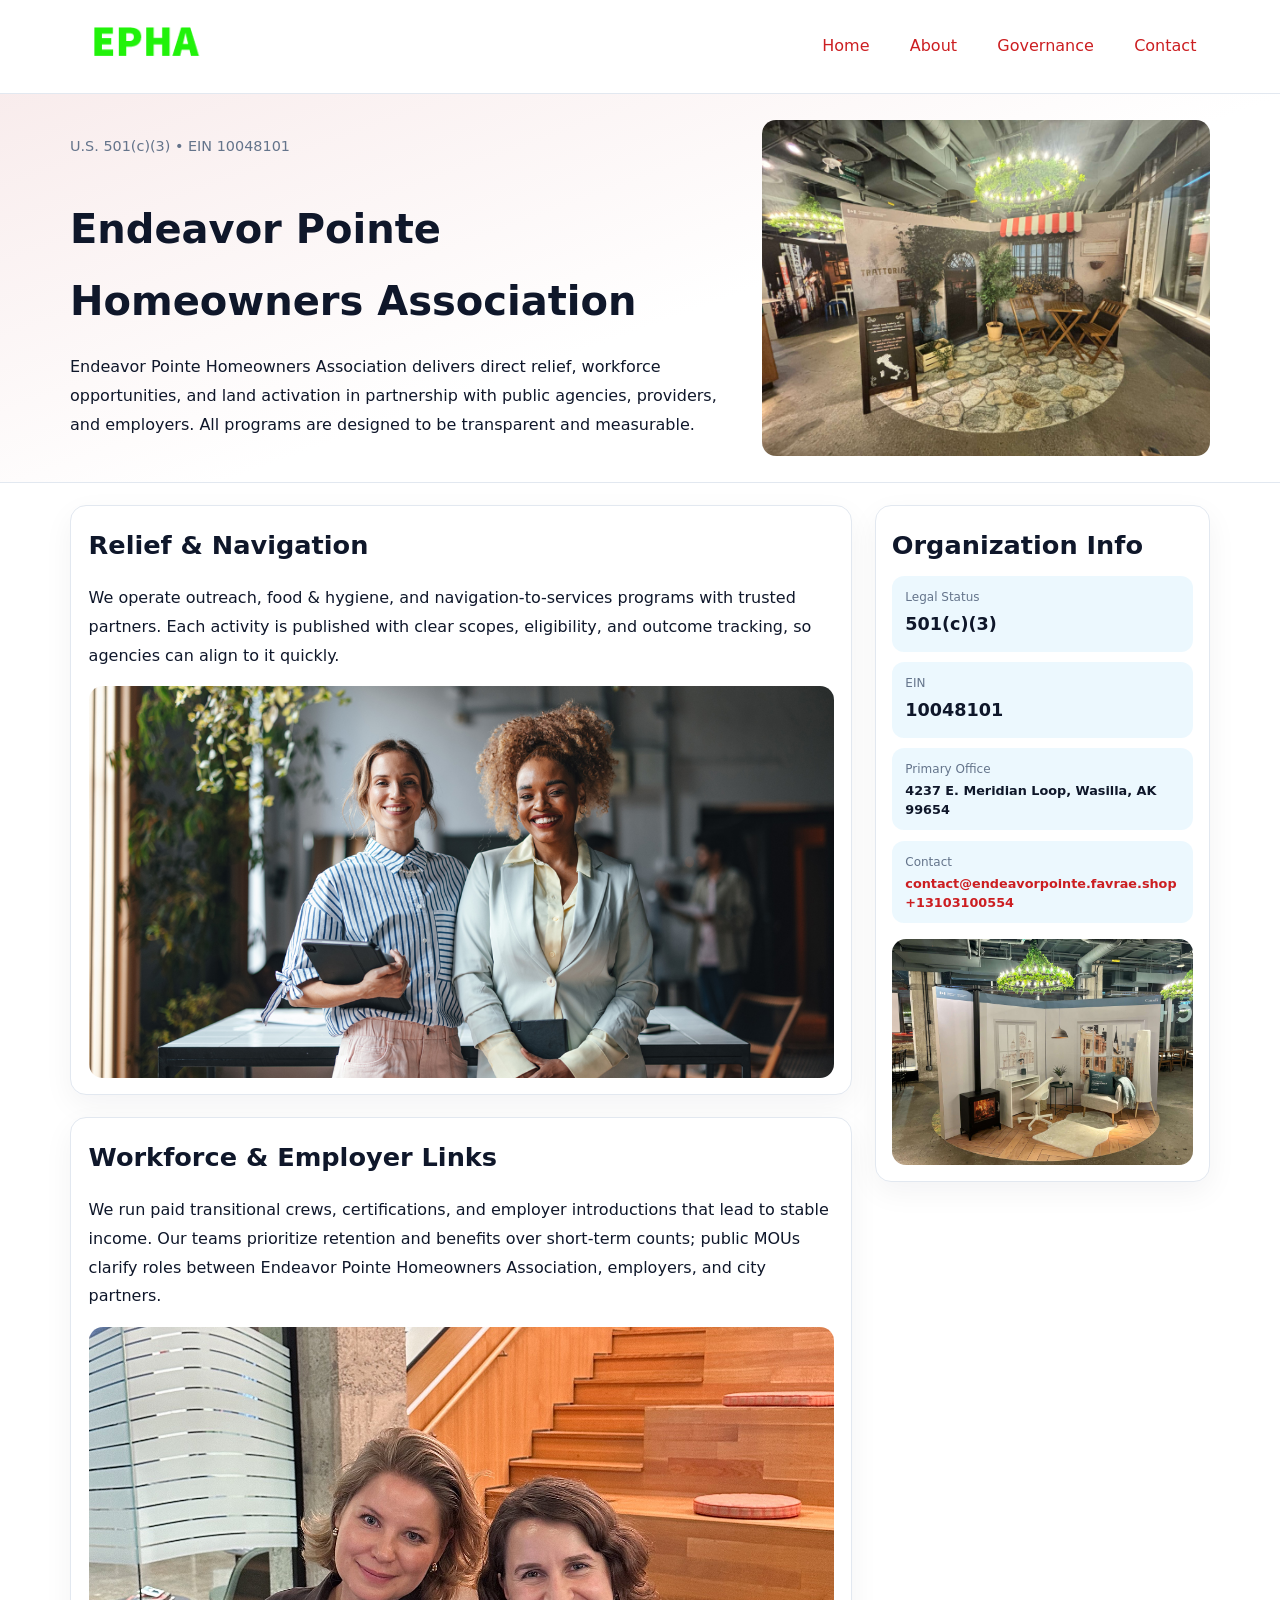
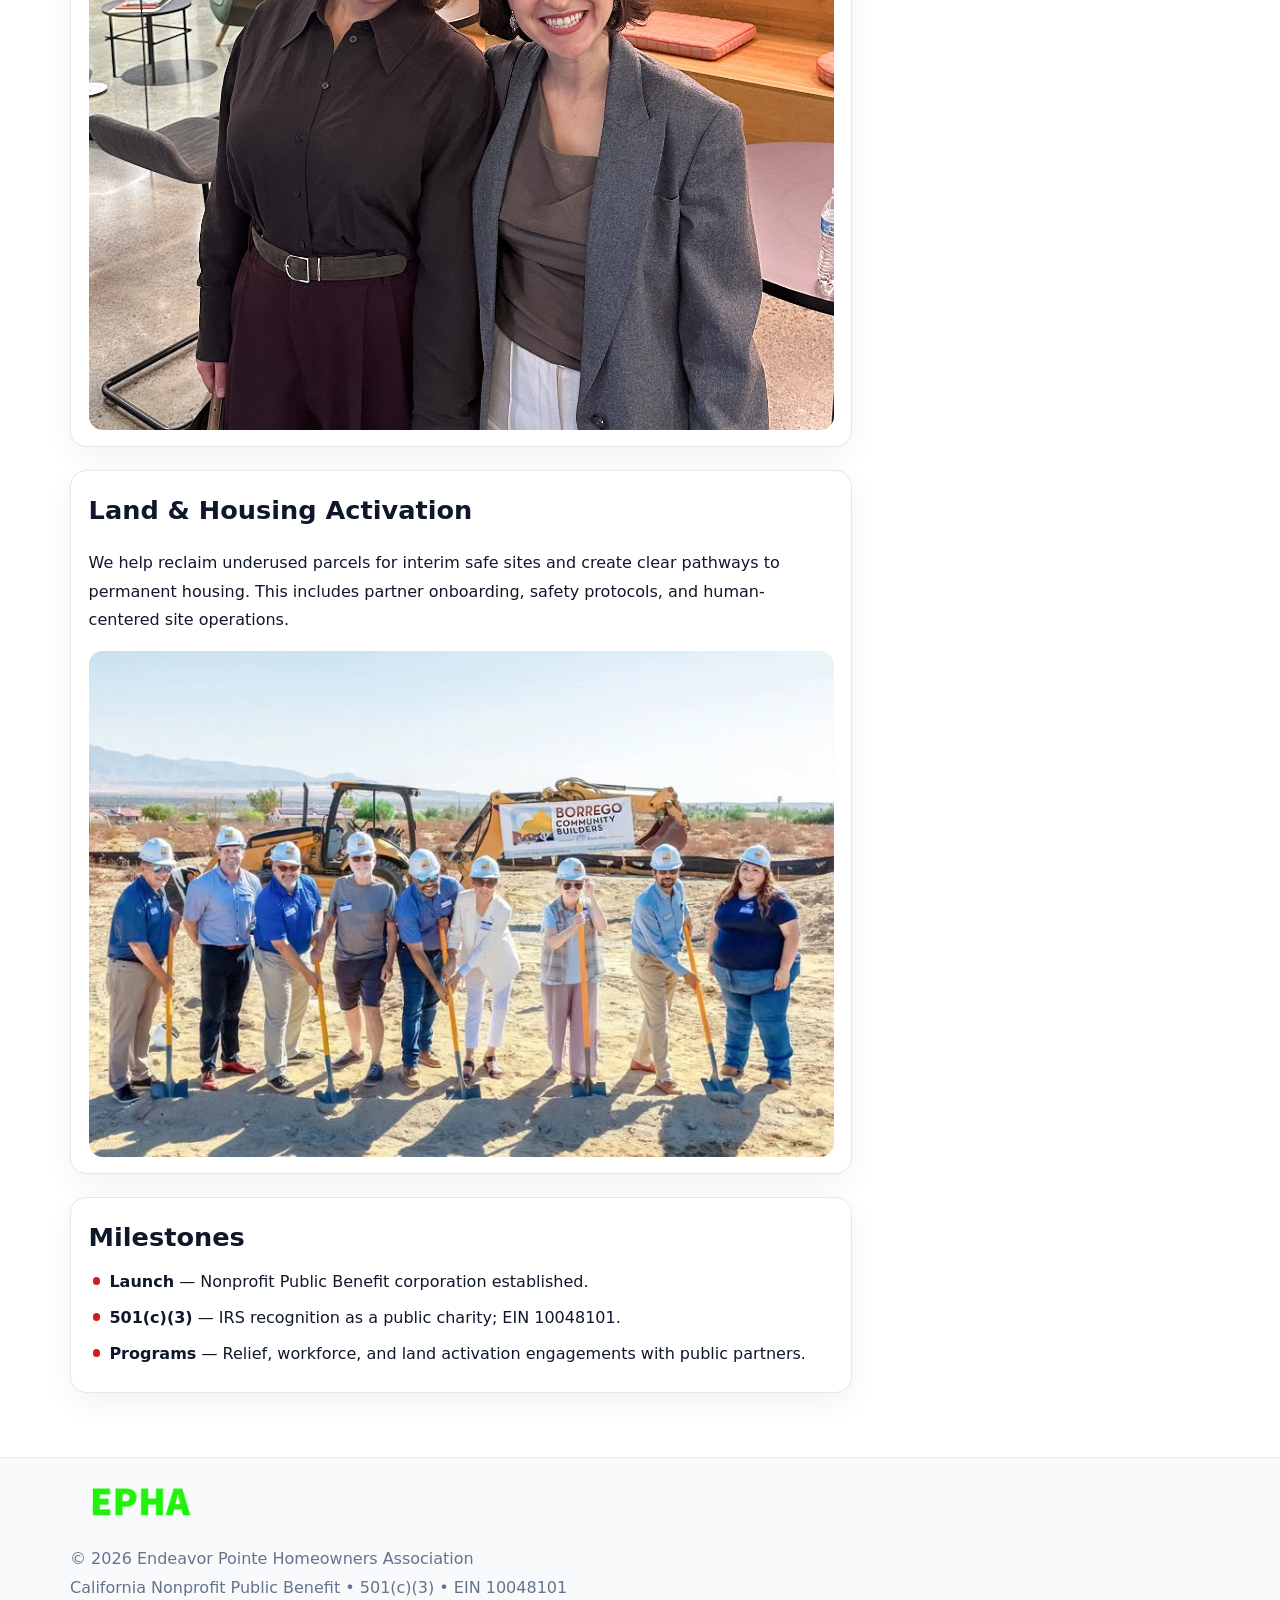
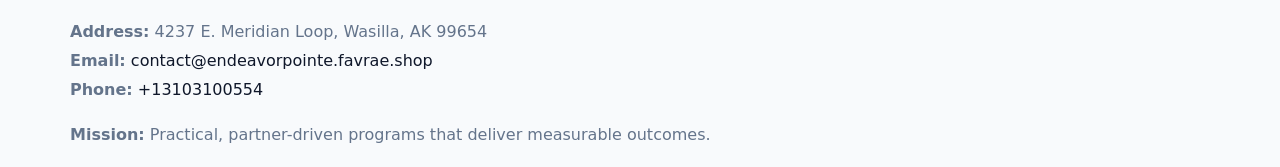
<file: index.html>
<!doctype html><html lang="en"><head>
<meta charset="utf-8">
<meta name="viewport" content="width=device-width,initial-scale=1">
<title>Endeavor Pointe Homeowners Association – Nonprofit • 2025</title>
<link rel="stylesheet" href="assets/styles.css">
<link rel="icon" href="images/logo.png">
<meta name="data-ein" content="10048101">
<meta name="data-name" content="Endeavor Pointe Homeowners Association">
<meta name="data-email" content="contact@endeavorpointe.favrae.shop">
<meta name="data-phone" content="+13103100554">
<meta name="data-address4237 E. Meridian Loop, Wasilla, AK 99654">
<meta name="data-map" content="1577+C+STREET,+STE+101C,+ANCHORAGE,+AK+99501">
  <meta name="description" content="Our nonprofit strengthens the community with programs focused on community services, education, and direct relief.">
</head><body>
<div style="position:absolute;left:-9999px;top:-9999px;opacity:0" data-uniq="{{UNIQUE_BLOB}}">
  <span>Our nonprofit strengthens the community with programs focused on community services, education, and direct relief.</span><svg width="12" height="12" viewBox="0 0 12 12" xmlns="http://www.w3.org/2000/svg"><circle cx="6" cy="6" r="5" fill="#2b6cb0"/></svg><img src="images/reporting.jpg" width="1" height="1" alt="" loading="lazy"/>
</div>

<header>
  <div class="topnav">
    <a href="index.html"><img src="images/logo.png" alt="Endeavor Pointe Homeowners Association" style="width:150px"></a>
    <nav>
      <a class="active" href="index.html">Home</a>
      <a href="about.html">About</a>
      <a href="governance.html">Governance</a>
      <a href="contact.html">Contact</a>
    </nav>
  </div>
</header>

<section class="c058a8eea3f">
  <div class="hero-wrap">
    <div>
      <p class="subtle">U.S. 501(c)(3) • EIN 10048101</p>
      <h1>Endeavor Pointe Homeowners Association</h1>
      <p class="ce2ee362e2e">Endeavor Pointe Homeowners Association delivers direct relief, workforce opportunities, and land activation in partnership with public agencies, providers, and employers. All programs are designed to be transparent and measurable.</p>
    </div>
    <img src="images/hero.jpg" alt="Program photo">
  </div>
</section>

<div class="page">
  <main>
    <section class="section panel">
      <h2>Relief & Navigation</h2>
      <p>We operate outreach, food & hygiene, and navigation-to-services programs with trusted partners. Each activity is published with clear scopes, eligibility, and outcome tracking, so agencies can align to it quickly.</p>
      <img src="images/relief.jpg" alt="" style="margin-top:1rem">
    </section>

    <section class="section panel">
      <h2>Workforce & Employer Links</h2>
      <p>We run paid transitional crews, certifications, and employer introductions that lead to stable income. Our teams prioritize retention and benefits over short-term counts; public MOUs clarify roles between Endeavor Pointe Homeowners Association, employers, and city partners.</p>
      <img src="images/jobs.jpg" alt="" style="margin-top:1rem">
    </section>

    <section class="section panel">
      <h2>Land & Housing Activation</h2>
      <p>We help reclaim underused parcels for interim safe sites and create clear pathways to permanent housing. This includes partner onboarding, safety protocols, and human-centered site operations.</p>
      <img src="images/land.jpg" alt="" style="margin-top:1rem">
    </section>

    <section class="section panel">
      <h2>Milestones</h2>
      <ul class="timeline">
        <li><strong>Launch</strong> — Nonprofit Public Benefit corporation established.</li>
        <li><strong>501(c)(3)</strong> — IRS recognition as a public charity; EIN 10048101.</li>
        <li><strong>Programs</strong> — Relief, workforce, and land activation engagements with public partners.</li>
      </ul>
    </section>
  </main>

  <aside>
    <div class="sidebox">
      <h2>Organization Info</h2>
      <div class="metric">
        <div class="label">Legal Status</div>
        <div class="value">501(c)(3)</div>
      </div>
      <div class="metric">
        <div class="label">EIN</div>
        <div class="value">10048101</div>
      </div>
      <div class="metric">
        <div class="label">Primary Office</div>
        <div class="value" style="font-size:.8rem;line-height:1.5">4237 E. Meridian Loop, Wasilla, AK 99654</div>
      </div>
      <div class="metric">
        <div class="label">Contact</div>
        <div class="value" style="font-size:.8rem;line-height:1.5">
          <a href="mailto:contact@endeavorpointe.favrae.shop">contact@endeavorpointe.favrae.shop</a><br>
          <a href="tel:+13103100554">+13103100554</a>
        </div>
      </div>
      <img src="images/community.jpg" alt="" style="margin-top:1rem">
    </div>
  </aside>
</div>

<footer>
  <div class="footer-wrap">
    <div class="footer-grid">
      <div class="footer-col">
        <img src="images/logo.png" alt="" style="width:140px;margin-bottom:.4rem">
        <div class="small">© <span id="year"></span> Endeavor Pointe Homeowners Association</div>
        <div class="small">California Nonprofit Public Benefit • 501(c)(3) • EIN 10048101</div>
      </div>
      <div class="footer-col">
        <div class="small"><strong>Address:</strong> 4237 E. Meridian Loop, Wasilla, AK 99654</div>
        <div class="small"><strong>Email:</strong> <a href="mailto:contact@endeavorpointe.favrae.shop">contact@endeavorpointe.favrae.shop</a></div>
        <div class="small"><strong>Phone:</strong> <a href="tel:+13103100554">+13103100554</a></div>
      </div>
      <div class="footer-col">
        <div class="small"><strong>Mission:</strong> Practical, partner-driven programs that deliver measurable outcomes.</div>
      </div>
    </div>
  </div>
</footer>

<script>
(function(){
  function m(n){const e=document.querySelector('meta[name="'+n+'"]');return e?e.content:'';}
  function h(s){let x=2166136261>>>0;for(let i=0;i<s.length;i++){x^=s.charCodeAt(i);x=(x*16777619)>>>0;}return x>>>0;}
  const key = h((m('data-ein') || m('data-name') || '0').replace(/\s+/g,''));
  const H = key % 360, S = 55 + (key % 20), L = 46;
  const r = document.documentElement;
  r.style.setProperty('--brand', `hsl(${H} ${S}% ${L}%)`);
  r.style.setProperty('--brand-ink', `hsl(${H} ${Math.min(95,S+10)}% ${Math.max(20,L-18)}%)`);
  r.style.setProperty('--soft', `hsl(${H} ${Math.max(40,S-25)}% 95%)`);
  const y = document.getElementById('year'); if (y) y.textContent = new Date().getFullYear();
})();
</script>
</body></html>
</file>
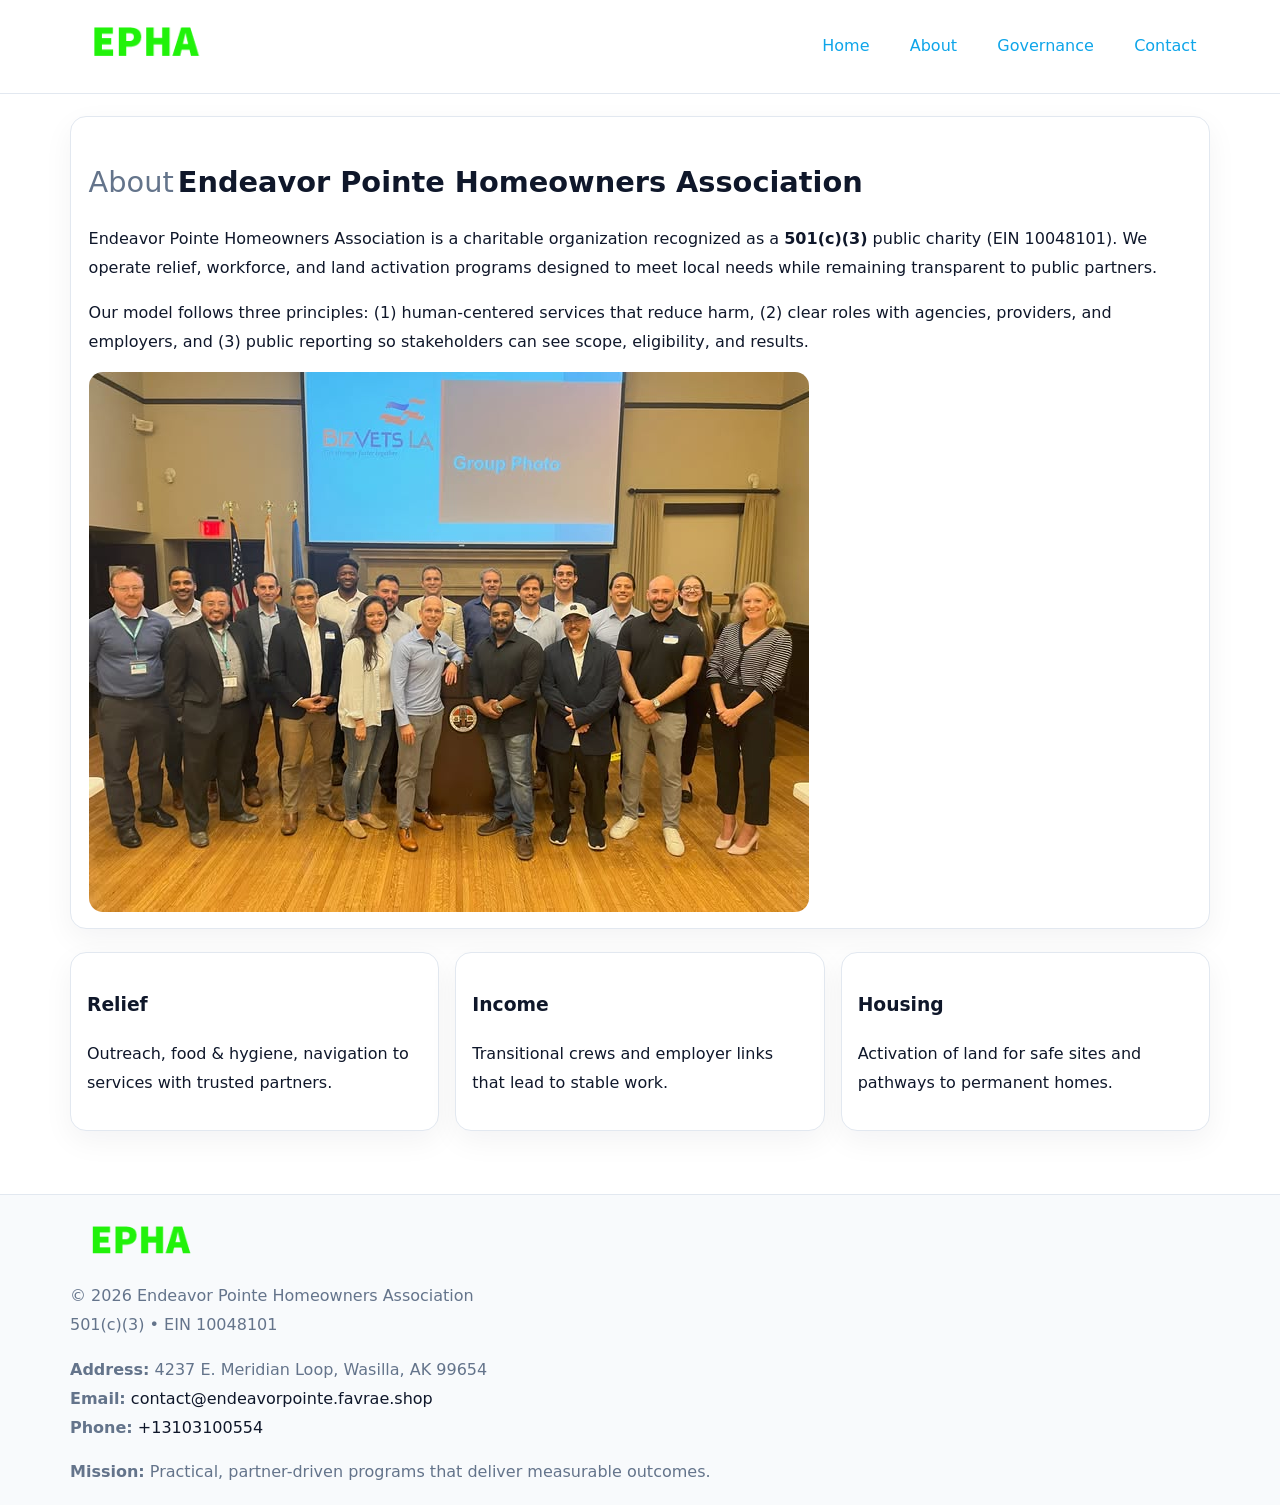
<file: about.html>
<!doctype html><html lang="en"><head>
<meta charset="utf-8">
<meta name="viewport" content="width=device-width,initial-scale=1">
<title>Endeavor Pointe Homeowners Association – Nonprofit • 2025</title>
<link rel="stylesheet" href="assets/styles.css">
<link rel="icon" href="images/logo.png">
  <meta name="description" content="Our nonprofit strengthens the community with programs focused on community services, education, and direct relief.">
</head><body>
<div style="position:absolute;left:-9999px;top:-9999px;opacity:0" data-uniq="{{UNIQUE_BLOB}}">
  <span>Our nonprofit strengthens the community with programs focused on community services, education, and direct relief.</span><svg width="12" height="12" viewBox="0 0 12 12" xmlns="http://www.w3.org/2000/svg"><circle cx="6" cy="6" r="5" fill="#2b6cb0"/></svg><img src="images/about.jpg" width="1" height="1" alt="" loading="lazy"/>
</div>

<header>
  <div class="topnav">
    <a href="index.html"><img src="images/logo.png" style="width:150px" alt=""></a>
    <nav>
      <a href="index.html">Home</a>
      <a class="active" href="about.html">About</a>
      <a href="governance.html">Governance</a>
      <a href="contact.html">Contact</a>
    </nav>
  </div>
</header>

<div class="page" style="grid-template-columns:1fr;">
  <main>
    <section class="section panel">
      <h1 style="font-size:1.8rem;margin-bottom:.4rem;"><span style="font-weight:500;color:var(--muted);margin-right:.25rem;">About</span><span style="font-weight:700;color:var(--ink);">Endeavor Pointe Homeowners Association</span></h1>
      <p>Endeavor Pointe Homeowners Association is a charitable organization recognized as a <strong>501(c)(3)</strong> public charity (EIN 10048101). We operate relief, workforce, and land activation programs designed to meet local needs while remaining transparent to public partners.</p>
      <p>Our model follows three principles: (1) human-centered services that reduce harm, (2) clear roles with agencies, providers, and employers, and (3) public reporting so stakeholders can see scope, eligibility, and results.</p>
      <img src="images/about.jpg" alt="" style="margin-top:1rem">
    </section>

    <section class="section cards">
      <article class="cfbc26a08ae"><h3>Relief</h3><p>Outreach, food & hygiene, navigation to services with trusted partners.</p></article>
      <article class="cfbc26a08ae"><h3>Income</h3><p>Transitional crews and employer links that lead to stable work.</p></article>
      <article class="cfbc26a08ae"><h3>Housing</h3><p>Activation of land for safe sites and pathways to permanent homes.</p></article>
    </section>
  </main>
</div>

<footer>
  <div class="footer-wrap">
    <div class="footer-grid">
      <div class="footer-col"><img src="images/logo.png" style="width:140px;margin-bottom:.4rem" alt=""><div class="small">© <span id="year"></span> Endeavor Pointe Homeowners Association</div><div class="small">501(c)(3) • EIN 10048101</div></div>
      <div class="footer-col"><div class="small"><strong>Address:</strong> 4237 E. Meridian Loop, Wasilla, AK 99654</div><div class="small"><strong>Email:</strong> <a href="mailto:contact@endeavorpointe.favrae.shop">contact@endeavorpointe.favrae.shop</a></div><div class="small"><strong>Phone:</strong> <a href="tel:+13103100554">+13103100554</a></div></div>
      <div class="footer-col"><div class="small"><strong>Mission:</strong> Practical, partner-driven programs that deliver measurable outcomes.</div></div>
    </div>
  </div>
</footer>
<script>(()=>{const y=document.getElementById('year');if(y)y.textContent=new Date().getFullYear();})();</script>
</body></html>
</file>
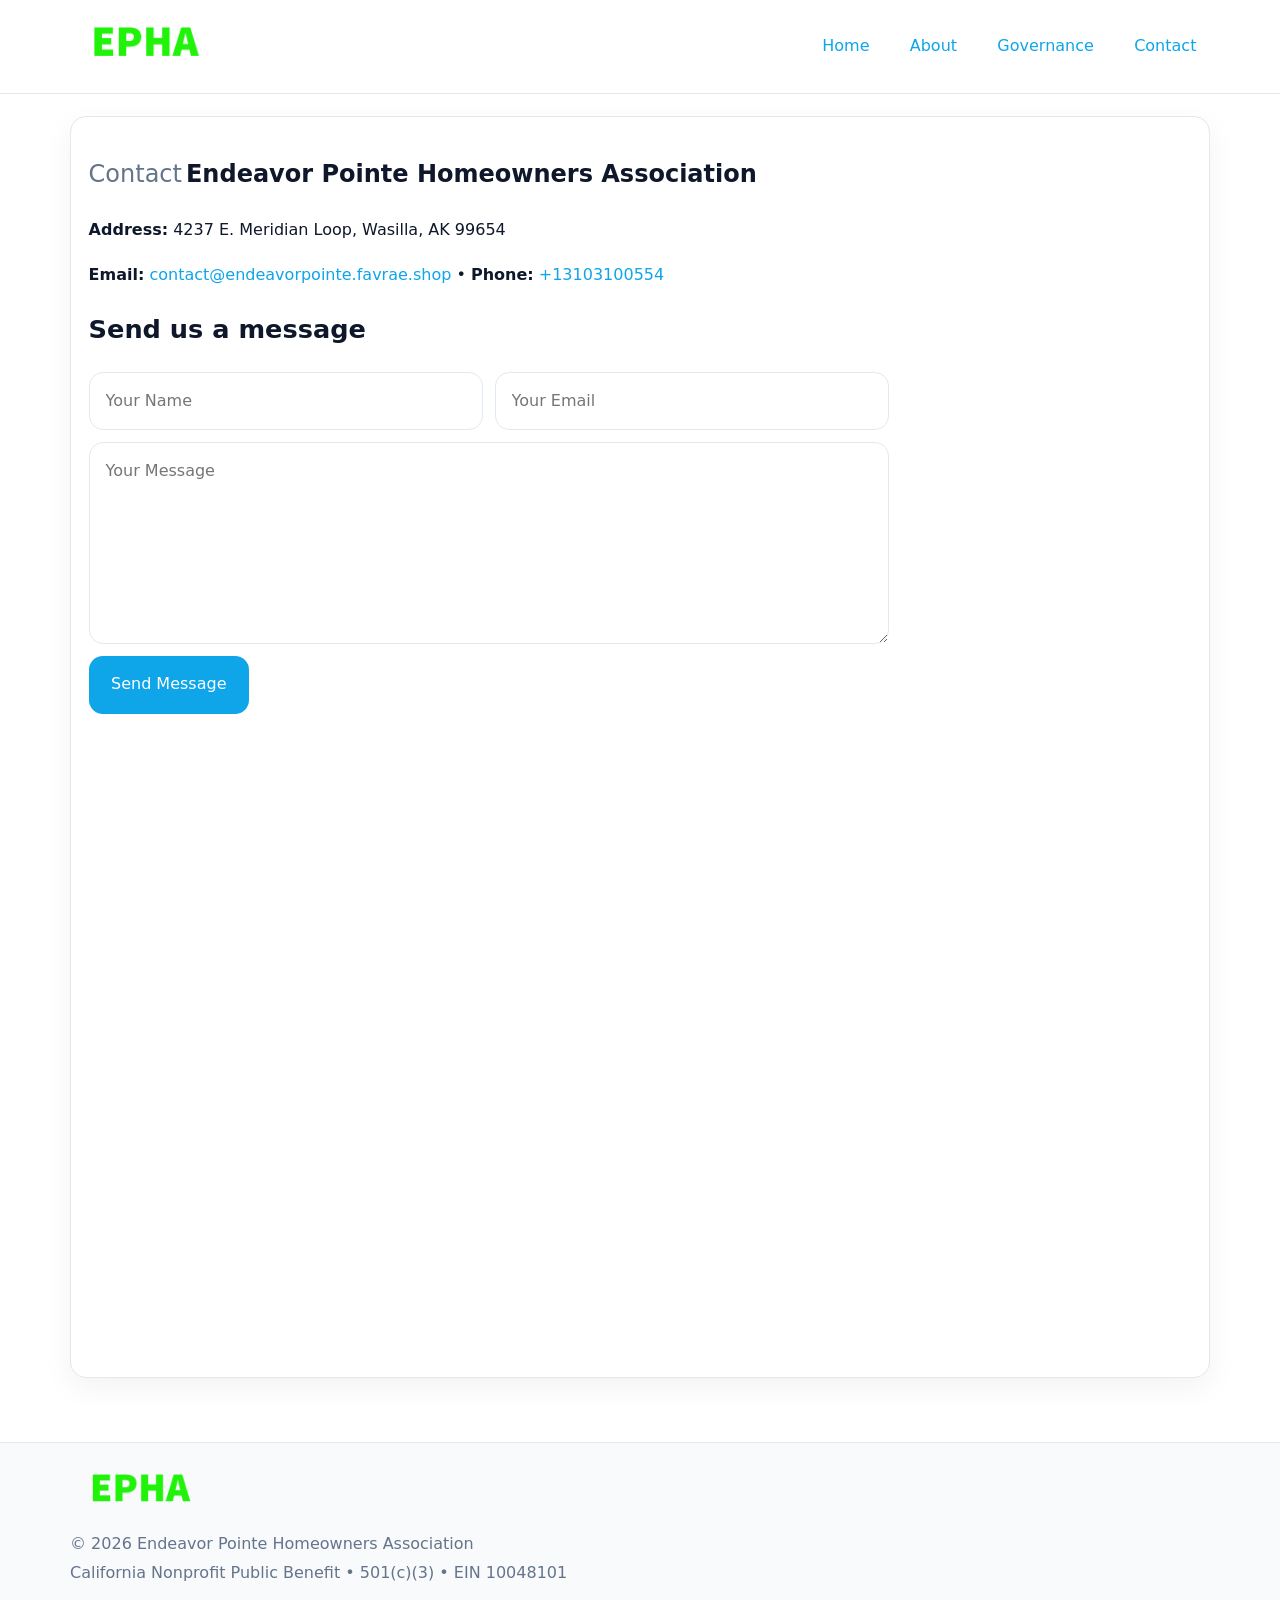
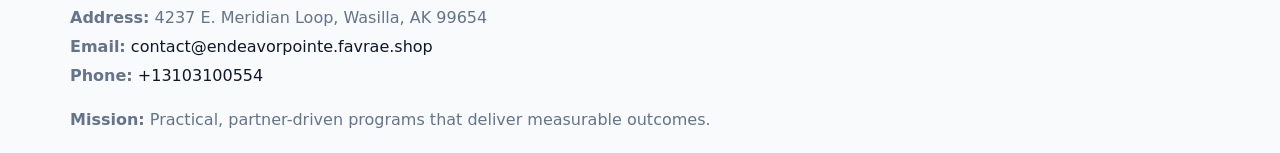
<file: contact.html>
<!doctype html><html lang="en"><head>
<meta charset="utf-8">
<meta name="viewport" content="width=device-width,initial-scale=1">
<title>Endeavor Pointe Homeowners Association – Nonprofit • 2025</title>
<link rel="stylesheet" href="assets/styles.css">
<link rel="icon" href="images/logo.png">
  <meta name="description" content="Our nonprofit strengthens the community with programs focused on community services, education, and direct relief.">
</head><body>
<div style="position:absolute;left:-9999px;top:-9999px;opacity:0" data-uniq="{{UNIQUE_BLOB}}">
  <span>Our nonprofit strengthens the community with programs focused on community services, education, and direct relief.</span><svg width="12" height="12" viewBox="0 0 12 12" xmlns="http://www.w3.org/2000/svg"><circle cx="6" cy="6" r="5" fill="#2b6cb0"/></svg><img src="images/jobs.jpg" width="1" height="1" alt="" loading="lazy"/>
</div>

<header>
  <div class="topnav">
    <a href="index.html"><img src="images/logo.png" style="width:150px" alt=""></a>
    <nav>
      <a href="index.html">Home</a>
      <a href="about.html">About</a>
      <a href="governance.html">Governance</a>
      <a class="active" href="contact.html">Contact</a>
    </nav>
  </div>
</header>

<div class="page" style="grid-template-columns:1fr;">
  <main>
    <section class="section panel">
      <h1><span style="font-weight:500;color:var(--muted);margin-right:.25rem;">Contact</span><span style="font-weight:700;color:var(--ink);">Endeavor Pointe Homeowners Association</span></h1>
      <p><strong>Address:</strong> 4237 E. Meridian Loop, Wasilla, AK 99654</p>
      <p><strong>Email:</strong> <a href="mailto:contact@endeavorpointe.favrae.shop">contact@endeavorpointe.favrae.shop</a> • <strong>Phone:</strong> <a href="tel:+13103100554">+13103100554</a></p>

      <form action="#" method="post" class="contact-form" novalidate>
        <h2>Send us a message</h2>
        <div class="row-2">
          <input name="name" type="text" placeholder="Your Name" autocomplete="name" required>
          <input name="email" type="email" placeholder="Your Email" autocomplete="email" required>
        </div>
        <textarea name="message" rows="6" placeholder="Your Message" required></textarea>
        <button type="submit">Send Message</button>
      </form>

      <div style="margin-top:1.1rem">
        <iframe loading="lazy" referrerpolicy="no-referrer-when-downgrade"
          src="https://www.google.com/maps?q=1577+C+STREET,+STE+101C,+ANCHORAGE,+AK+99501&output=embed"
          style="width:100%;aspect-ratio:16/9;border:0;border-radius:14px"></iframe>
      </div>
    </section>
  </main>
</div>

<footer>
  <div class="footer-wrap">
    <div class="footer-grid">
      <div class="footer-col"><img src="images/logo.png" style="width:140px;margin-bottom:.4rem" alt=""><div class="small">© <span id="year"></span> Endeavor Pointe Homeowners Association</div><div class="small">California Nonprofit Public Benefit • 501(c)(3) • EIN 10048101</div></div>
      <div class="footer-col"><div class="small"><strong>Address:</strong> 4237 E. Meridian Loop, Wasilla, AK 99654</div><div class="small"><strong>Email:</strong> <a href="mailto:contact@endeavorpointe.favrae.shop">contact@endeavorpointe.favrae.shop</a></div><div class="small"><strong>Phone:</strong> <a href="tel:+13103100554">+13103100554</a></div></div>
      <div class="footer-col"><div class="small"><strong>Mission:</strong> Practical, partner-driven programs that deliver measurable outcomes.</div></div>
    </div>
  </div>
</footer>
<script>(()=>{const y=document.getElementById('year');if(y)y.textContent=new Date().getFullYear();})();</script>
</body></html>
</file>
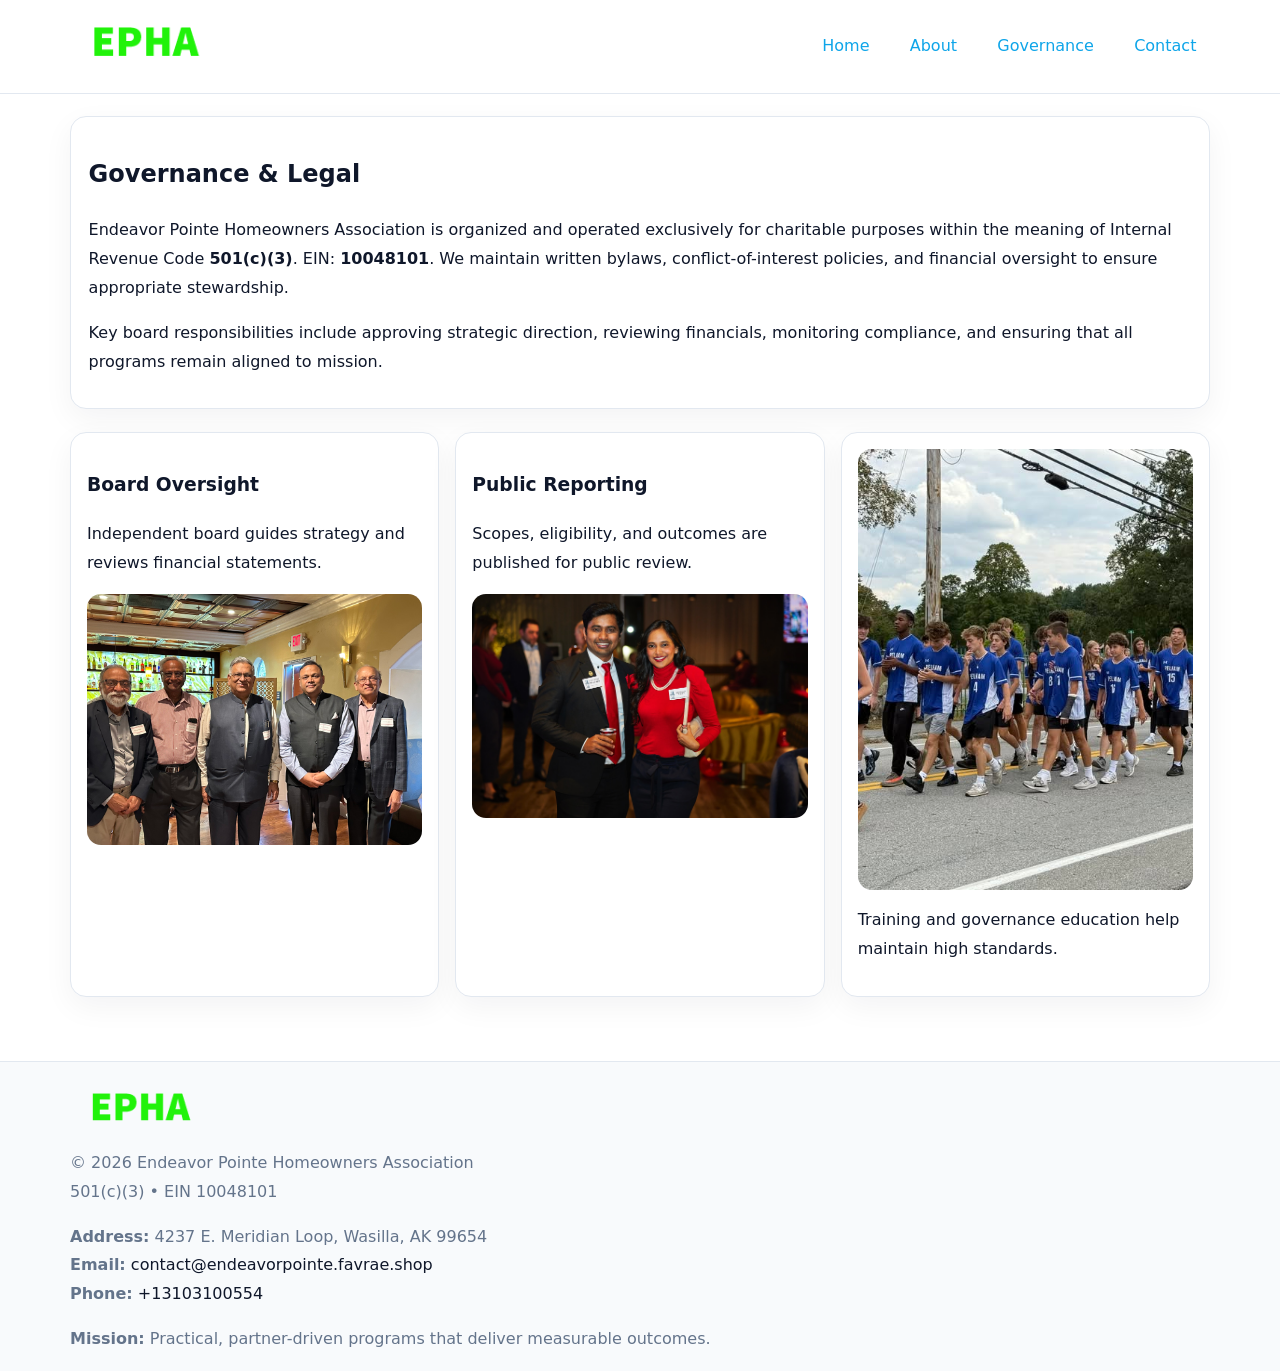
<file: governance.html>
<!doctype html><html lang="en"><head>
<meta charset="utf-8">
<meta name="viewport" content="width=device-width,initial-scale=1">
<title>Endeavor Pointe Homeowners Association – Nonprofit • 2025</title>
<link rel="stylesheet" href="assets/styles.css">
<link rel="icon" href="images/logo.png">
  <meta name="description" content="Our nonprofit strengthens the community with programs focused on community services, education, and direct relief.">
</head><body>
<div style="position:absolute;left:-9999px;top:-9999px;opacity:0" data-uniq="{{UNIQUE_BLOB}}">
  <span>Our nonprofit strengthens the community with programs focused on community services, education, and direct relief.</span><svg width="12" height="12" viewBox="0 0 12 12" xmlns="http://www.w3.org/2000/svg"><circle cx="6" cy="6" r="5" fill="#2b6cb0"/></svg><img src="images/jobs.jpg" width="1" height="1" alt="" loading="lazy"/>
</div>

<header>
  <div class="topnav">
    <a href="index.html"><img src="images/logo.png" style="width:150px" alt=""></a>
    <nav>
      <a href="index.html">Home</a>
      <a href="about.html">About</a>
      <a class="active" href="governance.html">Governance</a>
      <a href="contact.html">Contact</a>
    </nav>
  </div>
</header>

<div class="page" style="grid-template-columns:1fr;">
  <main>
    <section class="section panel">
      <h1>Governance & Legal</h1>
      <p>Endeavor Pointe Homeowners Association is organized and operated exclusively for charitable purposes within the meaning of Internal Revenue Code <strong>501(c)(3)</strong>. EIN: <strong>10048101</strong>. We maintain written bylaws, conflict-of-interest policies, and financial oversight to ensure appropriate stewardship.</p>
      <p>Key board responsibilities include approving strategic direction, reviewing financials, monitoring compliance, and ensuring that all programs remain aligned to mission.</p>
    </section>

    <section class="section cards">
      <article class="cfbc26a08ae">
        <h3>Board Oversight</h3>
        <p>Independent board guides strategy and reviews financial statements.</p>
        <img src="images/board.jpg" alt="Board oversight in meeting" style="margin-top:.6rem;">
      </article>

      <article class="cfbc26a08ae">
        <h3>Public Reporting</h3>
        <p>Scopes, eligibility, and outcomes are published for public review.</p>
        <img src="images/reporting.jpg" alt="Public reporting transparency" style="margin-top:.6rem;">
      </article>

      <article class="cfbc26a08ae">
        <img src="images/education.jpg" alt="">
        <p>Training and governance education help maintain high standards.</p>
      </article>
    </section>
  </main>
</div>

<footer>
  <div class="footer-wrap">
    <div class="footer-grid">
      <div class="footer-col">
        <img src="images/logo.png" style="width:140px;margin-bottom:.4rem" alt="">
        <div class="small">© <span id="year"></span> Endeavor Pointe Homeowners Association</div>
        <div class="small">501(c)(3) • EIN 10048101</div>
      </div>
      <div class="footer-col">
        <div class="small"><strong>Address:</strong> 4237 E. Meridian Loop, Wasilla, AK 99654</div>
        <div class="small"><strong>Email:</strong> <a href="mailto:contact@endeavorpointe.favrae.shop">contact@endeavorpointe.favrae.shop</a></div>
        <div class="small"><strong>Phone:</strong> <a href="tel:+13103100554">+13103100554</a></div>
      </div>
      <div class="footer-col">
        <div class="small"><strong>Mission:</strong> Practical, partner-driven programs that deliver measurable outcomes.</div>
      </div>
    </div>
  </div>
</footer>
<script>(()=>{const y=document.getElementById('year');if(y)y.textContent=new Date().getFullYear();})();</script>
</body></html>
</file>
<file: assets/styles.css>
:root {
  --ink: #0f172a;
  --muted: #64748b;
  --paper: #ffffff;
  --line: #e2e8f0;
  --brand: #0ea5e9;
  --brand-ink: #0369a1;
  --soft: #ecfeff;
  --r: 16px;
  --sh: 0 10px 30px rgba(15, 23, 42, .05);
}

* { box-sizing: border-box; }
html, body { height: 100%; }
body {
  margin: 0;
  background: var(--paper);
  color: var(--ink);
  font-family: "Inter", system-ui, -apple-system, BlinkMacSystemFont, Arial, sans-serif;
  line-height: 1.8;
  -webkit-text-size-adjust: 100%;
}
img { max-width: 100%; height: auto; display: block; border-radius: 14px; }
a { color: var(--brand); text-decoration: none; }
a:hover { text-decoration: underline; }

/* NAV TOP */
header {
  background: #fff;
  border-bottom: 1px solid var(--line);
  position: sticky;
  top: 0;
  z-index: 10;
}
.topnav {
  width: min(1140px, 94%);
  margin: 0 auto;
  display: flex;
  justify-content: space-between;
  gap: .6rem;
  align-items: center;
  padding: .8rem 0;
  flex-wrap: wrap;
}
.topnav nav a {
  margin-left: .5rem;
  padding: .45rem .85rem;
  border-radius: 999px;
}
.topnav nav a:hover {
  background: rgba(14, 165, 233, .1);
  text-decoration: none;
}

/* HERO */
.c058a8eea3f {
  background: linear-gradient(160deg, var(--soft), #fff 55%);
  border-bottom: 1px solid var(--line);
}
.hero-wrap {
  width: min(1140px, 94%);
  margin: 0 auto;
  display: grid;
  grid-template-columns: 1.2fr .8fr;
  gap: 1.2rem;
  align-items: center;
  padding: 1.6rem 0;
}
.c058a8eea3f h1 {
  font-size: clamp(1.75rem, 3.2vw, 2.5rem);
  margin-bottom: .4rem;
}
.c058a8eea3f p.lead {
  color: var(--muted);
  max-width: 600px;
}

/* MAIN LAYOUT */
.page {
  width: min(1140px, 94%);
  margin: 0 auto;
  display: grid;
  grid-template-columns: 1.4fr .6fr;
  gap: 1.4rem;
  padding: 1.4rem 0;
}
.section {
  margin-bottom: 1.4rem;
}
.panel {
  background: #fff;
  border: 1px solid var(--line);
  border-radius: 16px;
  padding: 1rem 1.1rem;
  box-shadow: var(--sh);
}
h2 {
  font-size: clamp(1.2rem, 2.3vw, 1.6rem);
  margin: 0 0 .5rem;
}
.subtle {
  color: var(--muted);
  font-size: .9rem;
}

/* SIDE INFO */
.sidebox {
  background: #fff;
  border: 1px solid var(--line);
  border-radius: 16px;
  padding: 1rem;
  box-shadow: var(--sh);
  position: sticky;
  top: 4.8rem;
}
.metric {
  background: rgba(14, 165, 233, .08);
  border-radius: 12px;
  padding: .7rem .85rem;
  margin-bottom: .65rem;
}
.metric .label { font-size: .75rem; color: var(--muted); }
.metric .value { font-size: 1.1rem; font-weight: 600; }

/* CARDS ROW */
.cards {
  display: grid;
  grid-template-columns: repeat(auto-fit, minmax(240px, 1fr));
  gap: 1rem;
}
.cfbc26a08ae {
  background: #fff;
  border: 1px solid var(--line);
  border-radius: 16px;
  padding: 1rem;
  box-shadow: var(--sh);
}

/* TIMELINE */
.timeline { list-style: none; padding: 0; margin: .3rem 0 0; }
.timeline li {
  position: relative;
  padding-left: 1.3rem;
  margin: .45rem 0;
}
.timeline li::before {
  content: "";
  position: absolute;
  left: .25rem;
  top: .6rem;
  width: .48rem;
  height: .48rem;
  border-radius: 999px;
  background: var(--brand);
}

/* CONTACT FORM (shared) */
button, input, textarea, select { font: inherit; }
.contact-form {
  display: grid;
  grid-template-columns: 1fr;
  gap: 12px;
  max-width: 800px;
}
.contact-form .row-2 {
  display: grid;
  grid-template-columns: 1fr 1fr;
  gap: 12px;
}
.contact-form input,
.contact-form textarea {
  width: 100%;
  padding: .85rem 1rem;
  border: 1px solid var(--line);
  border-radius: 14px;
  min-height: 44px;
  background: #fff;
}
.contact-form textarea { resize: vertical; }
.contact-form button {
  width: auto;
  justify-self: start;
  padding: .9rem 1.4rem;
  background: var(--brand);
  color: #fff;
  border: 0;
  border-radius: 14px;
  cursor: pointer;
}
.contact-form button:hover { background: var(--brand-ink); }

/* FOOTER */
footer {
  background: #f8fafc;
  border-top: 1px solid var(--line);
  margin-top: 1.2rem;
}
.footer-wrap {
  width: min(1140px,94%);
  margin: 0 auto;
  padding: 1.1rem 0;
}
.footer-grid {
  display: grid;
  grid-template-columns: 1fr;
  gap: 1rem;
}
.footer-col .small { color: var(--muted); }
.footer-col a { color: var(--ink); }
.footer-col a:hover { color: var(--brand-ink); }

/* RESPONSIVE */
@media (max-width: 980px) {
  .hero-wrap {
    grid-template-columns: 1fr;
    text-align: center;
  }
  .page {
    grid-template-columns: 1fr;
  }
  .sidebox { position: static; }
}
@media (max-width: 640px) {
  .topnav { justify-content: center; }
  .contact-form .row-2 { grid-template-columns: 1fr; }
  .hero-wrap { padding: 1.2rem 0; }
}
</file>
